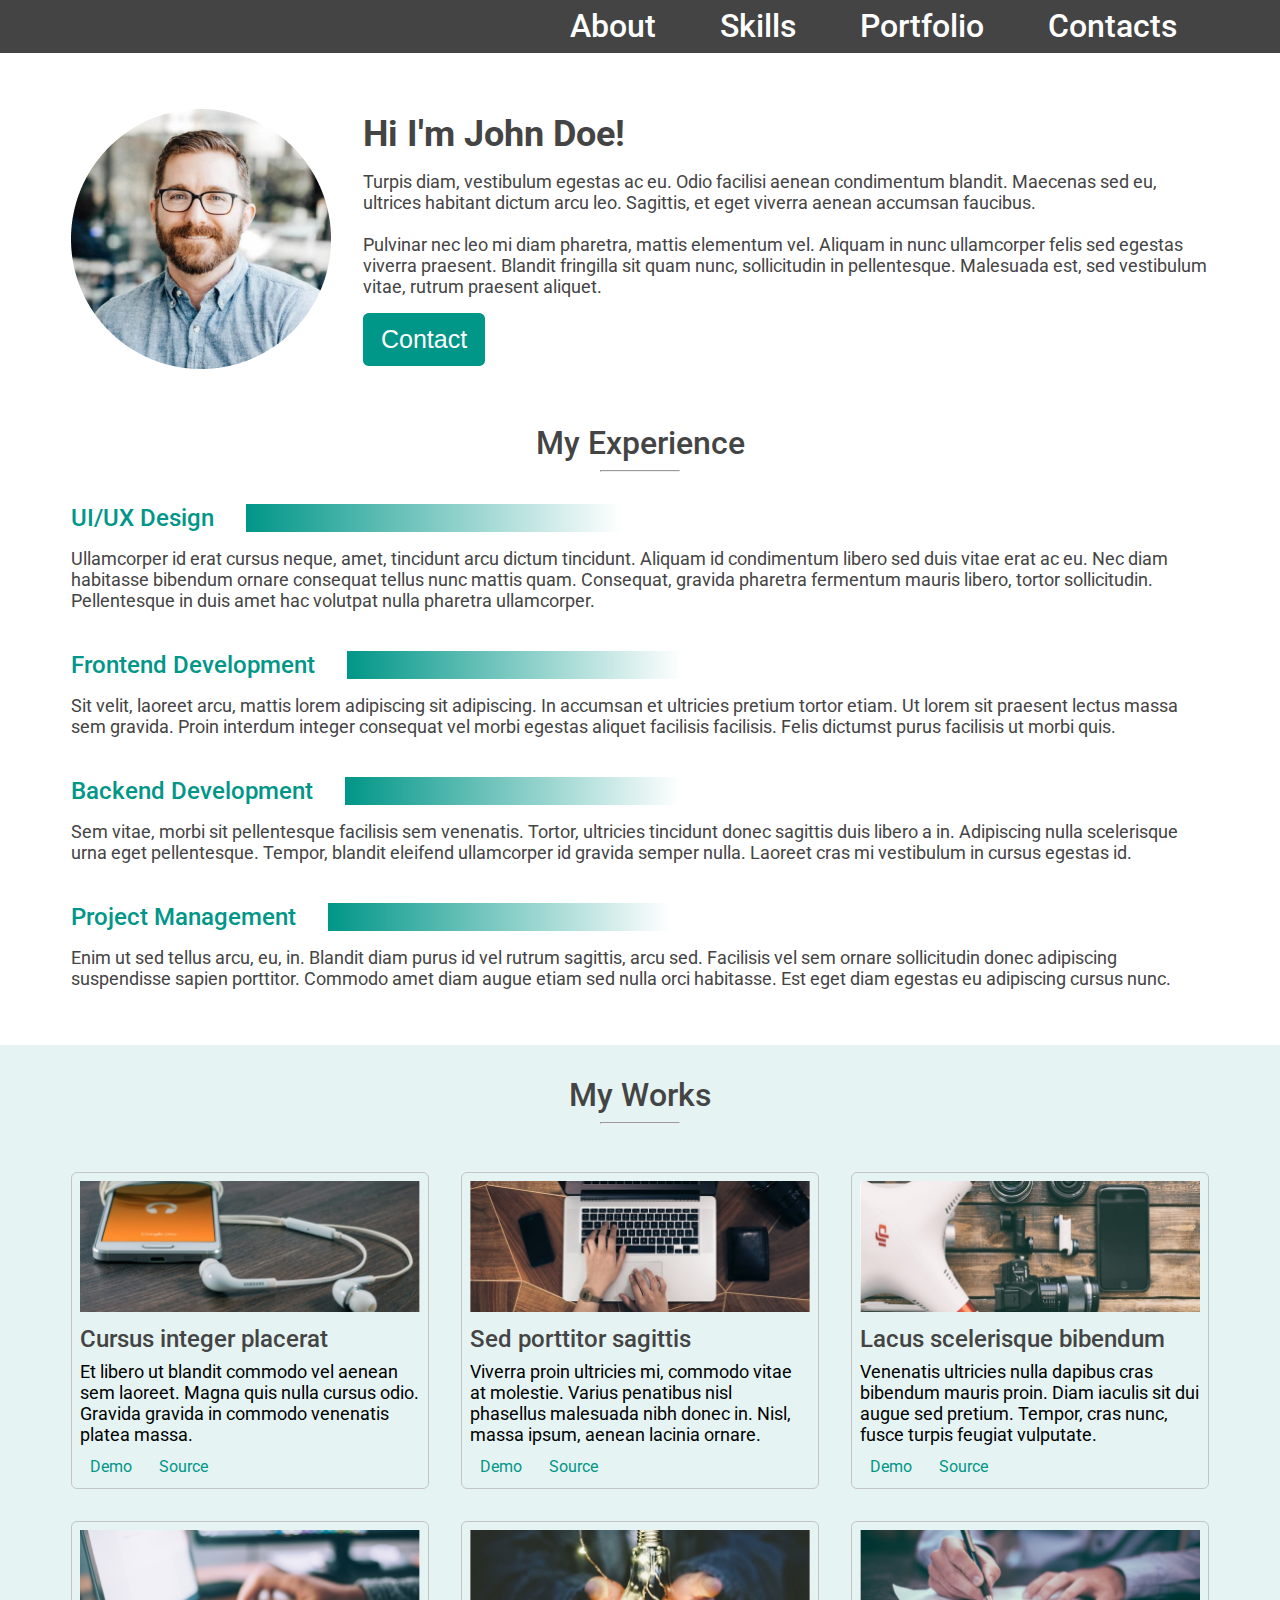
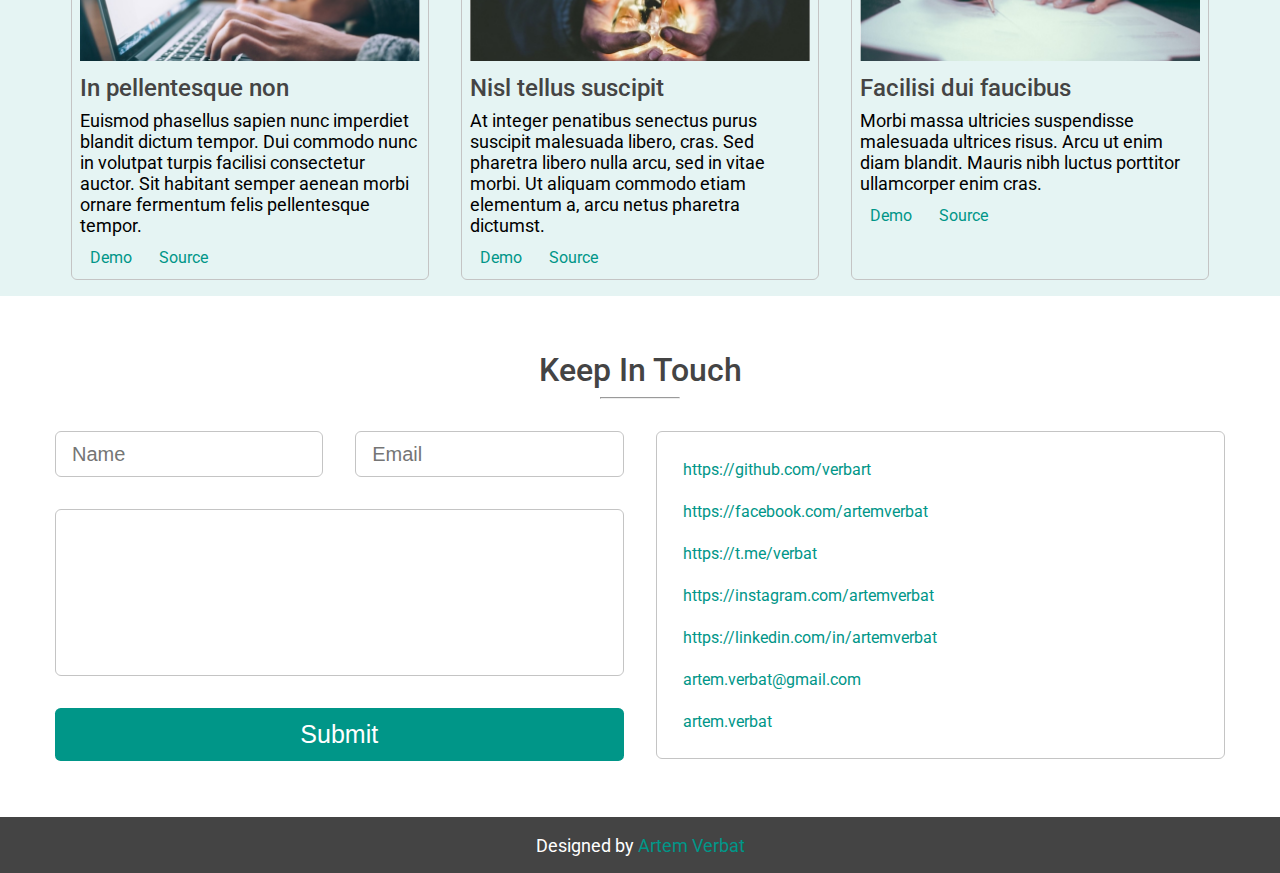
<file: docs/index.html>
<!DOCTYPE html>
<html lang="en">
<head>
    <meta charset="UTF-8">
    <title>portfolio</title>
    <meta name="description" content="portfolio">
    <meta name="keywords" content="portfolio, skills, works">
    <meta name="viewport" content="width=device-width, initial-scale=1.0">
    <!--    <meta http-equiv="refresh" content="10">-->
    <link rel="stylesheet" href="https://pro.fontawesome.com/releases/v5.10.0/css/all.css"
          integrity="sha384-AYmEC3Yw5cVb3ZcuHtOA93w35dYTsvhLPVnYs9eStHfGJvOvKxVfELGroGkvsg+p" crossorigin="anonymous"/>
    <link rel="stylesheet" href="style.css">
    <!--    <script src="script/menu.js" defer></script>-->
</head>
<body>
<section class="general-header">

    <div class="container">
        <div class="wrapper-head">
            <label for="check-menu" class="wrapper-head__pic-label"><i class="fas fa-bars"></i></label>
            <input type="checkbox" id="check-menu" class="wrapper-head__pic-menu">
            <nav class="wrapper-head__menu">
                <a href="#about" class="wrapper-head__link">About</a>
                <a href="#skills" class="wrapper-head__link">Skills</a>
                <a href="#portfolio" class="wrapper-head__link">Portfolio</a>
                <a href="#contacts" class="wrapper-head__link">Contacts</a>
            </nav>

        </div>
    </div>

</section>

<section class="info">
    <div class="container">

        <div class="about" id="about">

            <div class="about__img">
                <img src="/img/avatar.jpg" alt="">
            </div>

            <div class="about__main-info">
                <h1 class="about__title">Hi I'm John Doe!</h1>
                <p class="about__description">Turpis diam, vestibulum egestas ac eu. Odio facilisi aenean condimentum
                    blandit. Maecenas sed eu, ultrices habitant dictum arcu leo. Sagittis, et eget viverra aenean
                    accumsan faucibus.
                    <br><br>
                    Pulvinar nec leo mi diam pharetra, mattis elementum vel.
                    Aliquam in nunc ullamcorper felis sed egestas viverra praesent. Blandit fringilla sit quam nunc,
                    sollicitudin in pellentesque. Malesuada est, sed vestibulum vitae, rutrum praesent aliquet.
                </p>
                <button class="about__btn btn">Contact</button>
            </div>

        </div>

    </div>

</section>

<section class="skill-section">

    <div class="container">

        <div class="wrapper-skills" id="skills">

            <div class="section-header">
                <h2 class="section-header__header">My Experience</h2>
                <hr class="section-header__line">
            </div>

            <div class="skill-work">
                <div class="skill-work__header">
                    <h3 class="skill-work__label">UI/UX Design</h3>
                    <div class="skill-work__progress"></div>
                </div>
                <p class="skill-work__description">Ullamcorper id erat cursus neque, amet, tincidunt arcu dictum
                    tincidunt. Aliquam
                    id condimentum libero sed duis vitae erat ac eu. Nec diam habitasse bibendum ornare consequat tellus
                    nunc mattis
                    quam. Consequat, gravida pharetra fermentum mauris libero, tortor sollicitudin. Pellentesque in duis
                    amet hac
                    volutpat nulla pharetra ullamcorper.
                </p>
            </div>

            <div class="skill-work">
                <div class="skill-work__header">
                    <h3 class="skill-work__label">Frontend Development</h3>
                    <div class="skill-work__progress skill-work__progress_longest"></div>
                </div>
                <p class="skill-work__description">Sit velit, laoreet arcu, mattis lorem adipiscing sit adipiscing. In
                    accumsan et ultricies pretium tortor etiam. Ut lorem sit praesent lectus massa sem gravida. Proin
                    interdum integer consequat vel morbi egestas aliquet facilisis facilisis. Felis dictumst purus
                    facilisis ut morbi quis.
                </p>
            </div>

            <div class="skill-work">
                <div class="skill-work__header">
                    <h3 class="skill-work__label">Backend Development</h3>
                    <div class="skill-work__progress"></div>
                </div>
                <p class="skill-work__description">Sem vitae, morbi sit pellentesque facilisis sem venenatis. Tortor,
                    ultricies tincidunt donec sagittis duis libero a in. Adipiscing nulla scelerisque urna eget
                    pellentesque. Tempor, blandit eleifend ullamcorper id gravida semper nulla. Laoreet cras mi
                    vestibulum in cursus egestas id.
                </p>
            </div>

            <div class="skill-work">
                <div class="skill-work__header">
                    <h3 class="skill-work__label">Project Management</h3>
                    <div class="skill-work__progress skill-work__progress_shortest"></div>
                </div>
                <p class="skill-work__description">Enim ut sed tellus arcu, eu, in. Blandit diam purus id vel rutrum
                    sagittis, arcu sed. Facilisis vel sem ornare sollicitudin donec adipiscing suspendisse sapien
                    porttitor. Commodo amet diam augue etiam sed nulla orci habitasse. Est eget diam egestas eu
                    adipiscing cursus nunc.
                </p>
            </div>

        </div>

    </div>

</section>

<section class="work-section">

    <div class="container">

        <div class="wrapper_works" id="portfolio">

            <div class="section-header">
                <h2 class="section-header__header">My Works</h2>
                <hr class="section-header__line">
            </div>

            <div class="skills">

                <div class="skill-box">
                    <div class="skill-box__img">
                        <img src="/img/Preview.jpg" alt="">
                    </div>
                    <h3 class="skill-box__title">Cursus integer placerat</h3>
                    <p class="skill-box__description">Et libero ut blandit commodo vel aenean sem laoreet. Magna quis
                        nulla cursus odio.
                        Gravida gravida in commodo venenatis platea massa.</p>
                    <div class="skill-box__footer">
                        <a href="" class="skill-box__link"><i class="skill-box__icon fas fa-eye"></i>Demo</a>
                        <a href="" class="skill-box__link link"><i class="skill-box__icon fab fa-sourcetree"></i>Source</a>
                    </div>
                </div>

                <div class="skill-box">
                    <div class="skill-box__img">
                        <img src="/img/Preview%20(1).jpg" alt="">
                    </div>
                    <h3 class="skill-box__title">Sed porttitor sagittis</h3>
                    <p class="skill-box__description">Viverra proin ultricies mi, commodo vitae at molestie. Varius
                        penatibus nisl phasellus malesuada nibh donec in. Nisl, massa ipsum, aenean lacinia ornare.</p>
                    <div class="skill-box__footer">
                        <a href="" class="skill-box__link"><i class="skill-box__icon fas fa-eye"></i>Demo</a>
                        <a href="" class="skill-box__link link"><i class="skill-box__icon fab fa-sourcetree"></i>Source</a>
                    </div>
                </div>

                <div class="skill-box">
                    <div class="skill-box__img">
                        <img src="/img/Preview%20(2).jpg" alt="">
                    </div>
                    <h3 class="skill-box__title">Lacus scelerisque bibendum</h3>
                    <p class="skill-box__description">Venenatis ultricies nulla dapibus cras bibendum mauris proin. Diam
                        iaculis sit dui augue sed pretium. Tempor, cras nunc, fusce turpis feugiat vulputate.</p>
                    <div class="skill-box__footer">
                        <a href="" class="skill-box__link"><i class="skill-box__icon fas fa-eye"></i>Demo</a>
                        <a href="" class="skill-box__link link"><i class="skill-box__icon fab fa-sourcetree"></i>Source</a>
                    </div>
                </div>

                <div class="skill-box">
                    <div class="skill-box__img">
                        <img src="/img/Preview%20(3).jpg" alt="">
                    </div>
                    <h3 class="skill-box__title">In pellentesque non</h3>
                    <p class="skill-box__description">Euismod phasellus sapien nunc imperdiet blandit dictum tempor. Dui
                        commodo nunc in volutpat turpis facilisi consectetur auctor. Sit habitant semper aenean morbi
                        ornare fermentum felis pellentesque tempor.</p>
                    <div class="skill-box__footer">
                        <a href="" class="skill-box__link"><i class="skill-box__icon fas fa-eye"></i>Demo</a>
                        <a href="" class="skill-box__link link"><i class="skill-box__icon fab fa-sourcetree"></i>Source</a>
                    </div>
                </div>

                <div class="skill-box">
                    <div class="skill-box__img">
                        <img src="/img/Preview%20(4).jpg" alt="">
                    </div>
                    <h3 class="skill-box__title">Nisl tellus suscipit</h3>
                    <p class="skill-box__description">At integer penatibus senectus purus suscipit malesuada libero,
                        cras. Sed pharetra libero nulla arcu, sed in vitae morbi. Ut aliquam commodo etiam elementum a,
                        arcu netus pharetra dictumst.</p>
                    <div class="skill-box__footer">
                        <a href="" class="skill-box__link"><i class="skill-box__icon fas fa-eye"></i>Demo</a>
                        <a href="" class="skill-box__link link"><i class="skill-box__icon fab fa-sourcetree"></i>Source</a>
                    </div>
                </div>

                <div class="skill-box">
                    <div class="skill-box__img">
                        <img src="/img/Preview%20(5).jpg" alt="">
                    </div>
                    <h3 class="skill-box__title">Facilisi dui faucibus</h3>
                    <p class="skill-box__description">Morbi massa ultricies suspendisse malesuada ultrices risus. Arcu
                        ut enim diam blandit. Mauris nibh luctus porttitor ullamcorper enim cras.</p>
                    <div class="skill-box__footer">
                        <a href="" class="skill-box__link"><i class="skill-box__icon fas fa-eye"></i>Demo</a>
                        <a href="" class="skill-box__link link"><i class="skill-box__icon fab fa-sourcetree"></i>Source</a>
                    </div>
                </div>


            </div>

        </div>
    </div>

</section>

<section class="contacts-section">

    <div class="container">

        <div class="section-header">
            <h2 class="section-header__header">Keep In Touch</h2>
            <hr class="section-header__line">
        </div>

        <div class="wrapper-contacts" id="contacts">

            <form class="form-contacts">
                <div class="form-contacts__inputs">
                    <input type="text" class="form-contacts__name" placeholder="Name">
                    <input type="text" class="form-contacts__email" placeholder="Email">
                </div>

                <textarea name="" class="form-contacts__textarea" rows="11"></textarea>

                <button type="submit" class="btn form-contacts_btn">Submit</button>
            </form>

            <div class="data-contacts">
                <div class="data-contacts__item"><a href="" class="link"><i class="link__icon fab fa-github"></i>https://github.com/verbart</a>
                </div>
                <div class="data-contacts__item"><a href="" class="link"><i class="link__icon fab fa-facebook"></i>https://facebook.com/artemverbat</a>
                </div>
                <div class="data-contacts__item"><a href="" class="link"><i class="link__icon fab fa-telegram"></i>https://t.me/verbat</a>
                </div>
                <div class="data-contacts__item"><a href="" class="link"><i class="link__icon fab fa-instagram"></i>https://instagram.com/artemverbat</a>
                </div>
                <div class="data-contacts__item"><a href="" class="link"><i class="link__icon fab fa-linkedin"></i>https://linkedin.com/in/artemverbat</a>
                </div>
                <div class="data-contacts__item"><a href="" class="link"><i class="link__icon far fa-envelope"></i>artem.verbat@gmail.com</a>
                </div>
                <div class="data-contacts__item"><a href="" class="link"><i class="link__icon fab fa-skype"></i>artem.verbat</a>
                </div>
            </div>
        </div>
    </div>
</section>

<footer class="general-footer">
    <div class="container">
        <p class="footer-title">Designed by <a href="" class="footer-title__link">Artem Verbat</a></p>
    </div>
</footer>


</body>
</html>
</file>
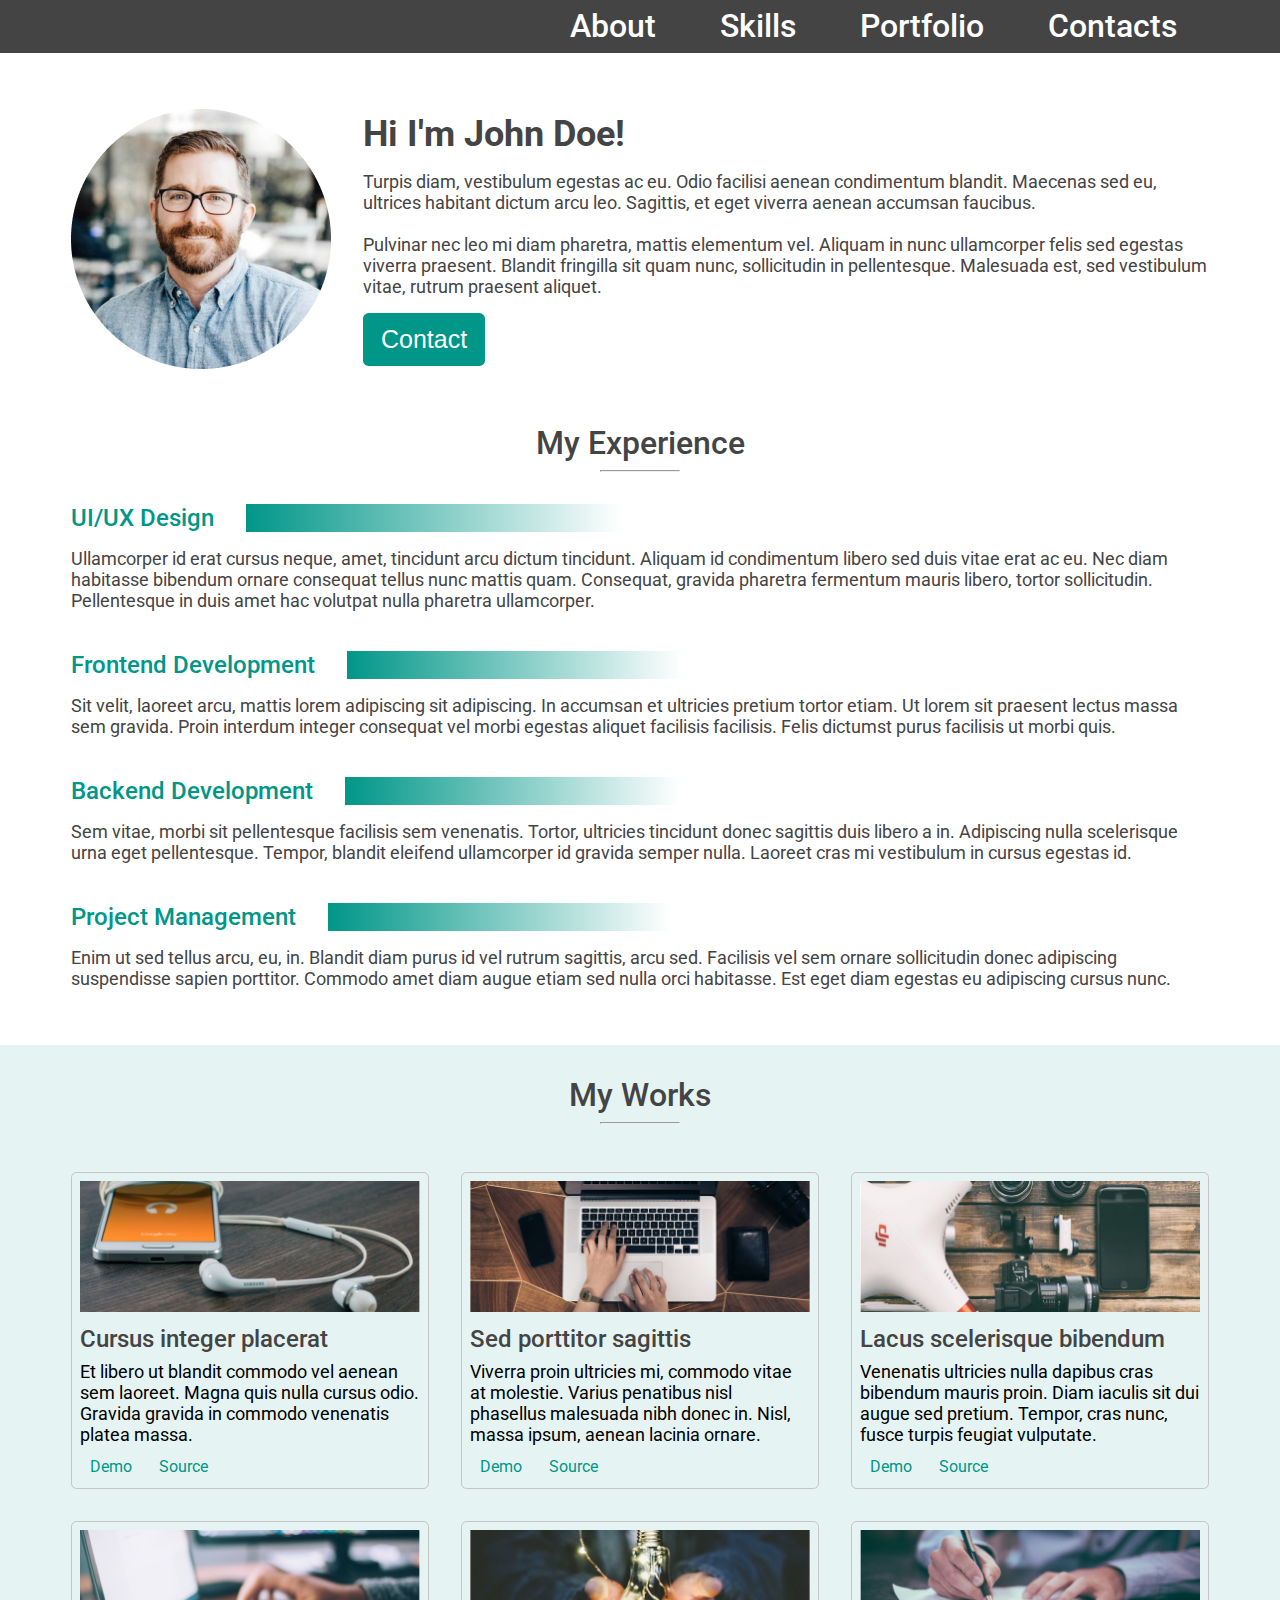
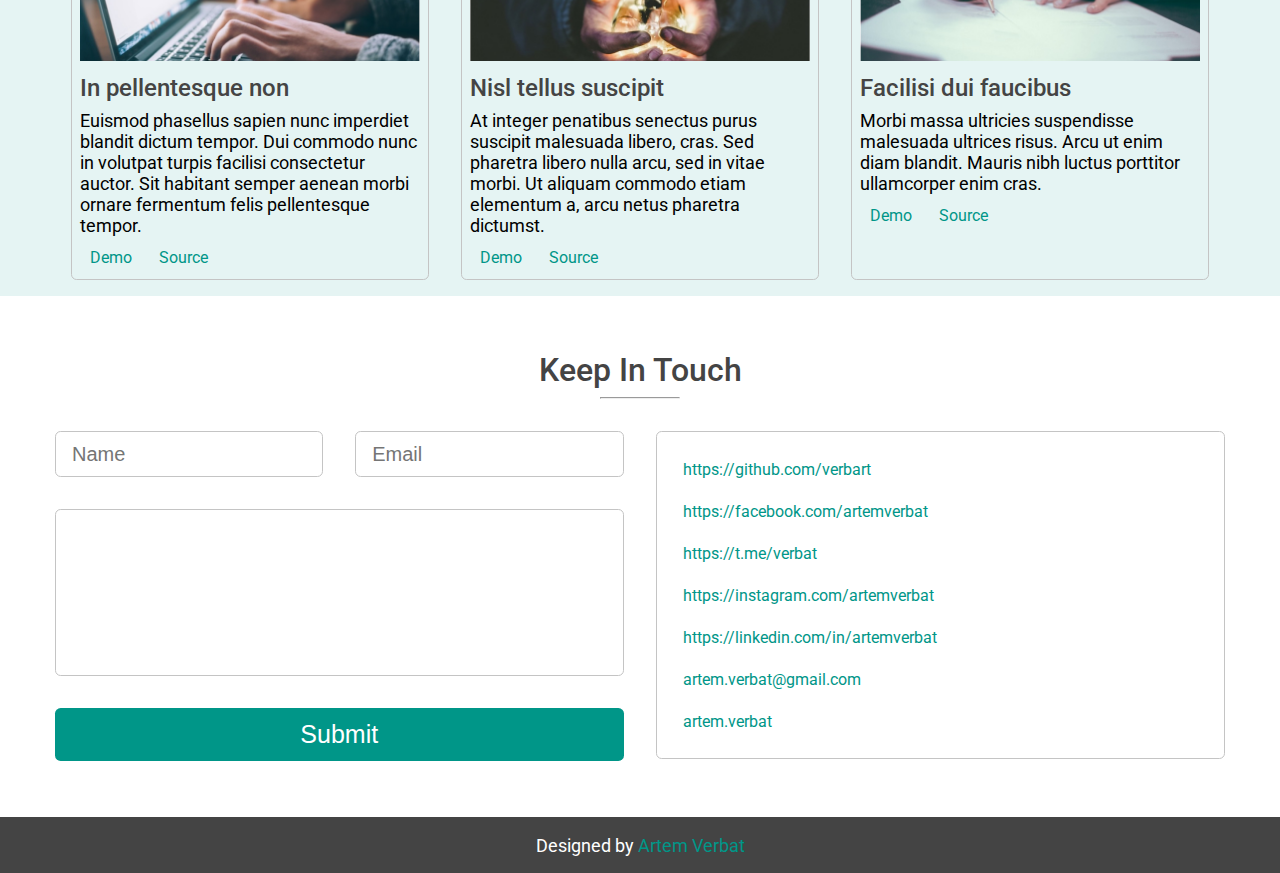
<file: public/index.html>
<!DOCTYPE html>
<html lang="en">
<head>
    <meta charset="UTF-8">
    <title>portfolio</title>
    <meta name="description" content="portfolio">
    <meta name="keywords" content="portfolio, skills, works">
    <meta name="viewport" content="width=device-width, initial-scale=1.0">
    <!--    <meta http-equiv="refresh" content="10">-->
    <link rel="stylesheet" href="https://pro.fontawesome.com/releases/v5.10.0/css/all.css"
          integrity="sha384-AYmEC3Yw5cVb3ZcuHtOA93w35dYTsvhLPVnYs9eStHfGJvOvKxVfELGroGkvsg+p" crossorigin="anonymous"/>
    <link rel="stylesheet" href="style.css">
    <!--    <script src="script/menu.js" defer></script>-->
</head>
<body>
<section class="general-header">

    <div class="container">
        <div class="wrapper-head">
            <label for="check-menu" class="wrapper-head__pic-label"><i class="fas fa-bars"></i></label>
            <input type="checkbox" id="check-menu" class="wrapper-head__pic-menu">
            <nav class="wrapper-head__menu">
                <a href="#about" class="wrapper-head__link">About</a>
                <a href="#skills" class="wrapper-head__link">Skills</a>
                <a href="#portfolio" class="wrapper-head__link">Portfolio</a>
                <a href="#contacts" class="wrapper-head__link">Contacts</a>
            </nav>

        </div>
    </div>

</section>

<section class="info">
    <div class="container">

        <div class="about" id="about">

            <div class="about__img">
                <img src="../public/img/avatar.jpg" alt="">
            </div>

            <div class="about__main-info">
                <h1 class="about__title">Hi I'm John Doe!</h1>
                <p class="about__description">Turpis diam, vestibulum egestas ac eu. Odio facilisi aenean condimentum
                    blandit. Maecenas sed eu, ultrices habitant dictum arcu leo. Sagittis, et eget viverra aenean
                    accumsan faucibus.
                    <br><br>
                    Pulvinar nec leo mi diam pharetra, mattis elementum vel.
                    Aliquam in nunc ullamcorper felis sed egestas viverra praesent. Blandit fringilla sit quam nunc,
                    sollicitudin in pellentesque. Malesuada est, sed vestibulum vitae, rutrum praesent aliquet.
                </p>
                <button class="about__btn btn">Contact</button>
            </div>

        </div>

    </div>

</section>

<section class="skill-section">

    <div class="container">

        <div class="wrapper-skills" id="skills">

            <div class="section-header">
                <h2 class="section-header__header">My Experience</h2>
                <hr class="section-header__line">
            </div>

            <div class="skill-work">
                <div class="skill-work__header">
                    <h3 class="skill-work__label">UI/UX Design</h3>
                    <div class="skill-work__progress"></div>
                </div>
                <p class="skill-work__description">Ullamcorper id erat cursus neque, amet, tincidunt arcu dictum
                    tincidunt. Aliquam
                    id condimentum libero sed duis vitae erat ac eu. Nec diam habitasse bibendum ornare consequat tellus
                    nunc mattis
                    quam. Consequat, gravida pharetra fermentum mauris libero, tortor sollicitudin. Pellentesque in duis
                    amet hac
                    volutpat nulla pharetra ullamcorper.
                </p>
            </div>

            <div class="skill-work">
                <div class="skill-work__header">
                    <h3 class="skill-work__label">Frontend Development</h3>
                    <div class="skill-work__progress skill-work__progress_longest"></div>
                </div>
                <p class="skill-work__description">Sit velit, laoreet arcu, mattis lorem adipiscing sit adipiscing. In
                    accumsan et ultricies pretium tortor etiam. Ut lorem sit praesent lectus massa sem gravida. Proin
                    interdum integer consequat vel morbi egestas aliquet facilisis facilisis. Felis dictumst purus
                    facilisis ut morbi quis.
                </p>
            </div>

            <div class="skill-work">
                <div class="skill-work__header">
                    <h3 class="skill-work__label">Backend Development</h3>
                    <div class="skill-work__progress"></div>
                </div>
                <p class="skill-work__description">Sem vitae, morbi sit pellentesque facilisis sem venenatis. Tortor,
                    ultricies tincidunt donec sagittis duis libero a in. Adipiscing nulla scelerisque urna eget
                    pellentesque. Tempor, blandit eleifend ullamcorper id gravida semper nulla. Laoreet cras mi
                    vestibulum in cursus egestas id.
                </p>
            </div>

            <div class="skill-work">
                <div class="skill-work__header">
                    <h3 class="skill-work__label">Project Management</h3>
                    <div class="skill-work__progress skill-work__progress_shortest"></div>
                </div>
                <p class="skill-work__description">Enim ut sed tellus arcu, eu, in. Blandit diam purus id vel rutrum
                    sagittis, arcu sed. Facilisis vel sem ornare sollicitudin donec adipiscing suspendisse sapien
                    porttitor. Commodo amet diam augue etiam sed nulla orci habitasse. Est eget diam egestas eu
                    adipiscing cursus nunc.
                </p>
            </div>

        </div>

    </div>

</section>

<section class="work-section">

    <div class="container">

        <div class="wrapper_works" id="portfolio">

            <div class="section-header">
                <h2 class="section-header__header">My Works</h2>
                <hr class="section-header__line">
            </div>

            <div class="skills">

                <div class="skill-box">
                    <div class="skill-box__img">
                        <img src="../public/img/Preview.jpg" alt="">
                    </div>
                    <h3 class="skill-box__title">Cursus integer placerat</h3>
                    <p class="skill-box__description">Et libero ut blandit commodo vel aenean sem laoreet. Magna quis
                        nulla cursus odio.
                        Gravida gravida in commodo venenatis platea massa.</p>
                    <div class="skill-box__footer">
                        <a href="" class="skill-box__link"><i class="skill-box__icon fas fa-eye"></i>Demo</a>
                        <a href="" class="skill-box__link link"><i class="skill-box__icon fab fa-sourcetree"></i>Source</a>
                    </div>
                </div>

                <div class="skill-box">
                    <div class="skill-box__img">
                        <img src="../public/img/Preview%20(1).jpg" alt="">
                    </div>
                    <h3 class="skill-box__title">Sed porttitor sagittis</h3>
                    <p class="skill-box__description">Viverra proin ultricies mi, commodo vitae at molestie. Varius
                        penatibus nisl phasellus malesuada nibh donec in. Nisl, massa ipsum, aenean lacinia ornare.</p>
                    <div class="skill-box__footer">
                        <a href="" class="skill-box__link"><i class="skill-box__icon fas fa-eye"></i>Demo</a>
                        <a href="" class="skill-box__link link"><i class="skill-box__icon fab fa-sourcetree"></i>Source</a>
                    </div>
                </div>

                <div class="skill-box">
                    <div class="skill-box__img">
                        <img src="../public/img/Preview%20(2).jpg" alt="">
                    </div>
                    <h3 class="skill-box__title">Lacus scelerisque bibendum</h3>
                    <p class="skill-box__description">Venenatis ultricies nulla dapibus cras bibendum mauris proin. Diam
                        iaculis sit dui augue sed pretium. Tempor, cras nunc, fusce turpis feugiat vulputate.</p>
                    <div class="skill-box__footer">
                        <a href="" class="skill-box__link"><i class="skill-box__icon fas fa-eye"></i>Demo</a>
                        <a href="" class="skill-box__link link"><i class="skill-box__icon fab fa-sourcetree"></i>Source</a>
                    </div>
                </div>

                <div class="skill-box">
                    <div class="skill-box__img">
                        <img src="../public/img/Preview%20(3).jpg" alt="">
                    </div>
                    <h3 class="skill-box__title">In pellentesque non</h3>
                    <p class="skill-box__description">Euismod phasellus sapien nunc imperdiet blandit dictum tempor. Dui
                        commodo nunc in volutpat turpis facilisi consectetur auctor. Sit habitant semper aenean morbi
                        ornare fermentum felis pellentesque tempor.</p>
                    <div class="skill-box__footer">
                        <a href="" class="skill-box__link"><i class="skill-box__icon fas fa-eye"></i>Demo</a>
                        <a href="" class="skill-box__link link"><i class="skill-box__icon fab fa-sourcetree"></i>Source</a>
                    </div>
                </div>

                <div class="skill-box">
                    <div class="skill-box__img">
                        <img src="../public/img/Preview%20(4).jpg" alt="">
                    </div>
                    <h3 class="skill-box__title">Nisl tellus suscipit</h3>
                    <p class="skill-box__description">At integer penatibus senectus purus suscipit malesuada libero,
                        cras. Sed pharetra libero nulla arcu, sed in vitae morbi. Ut aliquam commodo etiam elementum a,
                        arcu netus pharetra dictumst.</p>
                    <div class="skill-box__footer">
                        <a href="" class="skill-box__link"><i class="skill-box__icon fas fa-eye"></i>Demo</a>
                        <a href="" class="skill-box__link link"><i class="skill-box__icon fab fa-sourcetree"></i>Source</a>
                    </div>
                </div>

                <div class="skill-box">
                    <div class="skill-box__img">
                        <img src="../public/img/Preview%20(5).jpg" alt="">
                    </div>
                    <h3 class="skill-box__title">Facilisi dui faucibus</h3>
                    <p class="skill-box__description">Morbi massa ultricies suspendisse malesuada ultrices risus. Arcu
                        ut enim diam blandit. Mauris nibh luctus porttitor ullamcorper enim cras.</p>
                    <div class="skill-box__footer">
                        <a href="" class="skill-box__link"><i class="skill-box__icon fas fa-eye"></i>Demo</a>
                        <a href="" class="skill-box__link link"><i class="skill-box__icon fab fa-sourcetree"></i>Source</a>
                    </div>
                </div>


            </div>

        </div>
    </div>

</section>

<section class="contacts-section">

    <div class="container">

        <div class="section-header">
            <h2 class="section-header__header">Keep In Touch</h2>
            <hr class="section-header__line">
        </div>

        <div class="wrapper-contacts" id="contacts">

            <form class="form-contacts">
                <div class="form-contacts__inputs">
                    <input type="text" class="form-contacts__name" placeholder="Name">
                    <input type="text" class="form-contacts__email" placeholder="Email">
                </div>

                <textarea name="" class="form-contacts__textarea" rows="11"></textarea>

                <button type="submit" class="btn form-contacts_btn">Submit</button>
            </form>

            <div class="data-contacts">
                <div class="data-contacts__item"><a href="" class="link"><i class="link__icon fab fa-github"></i>https://github.com/verbart</a>
                </div>
                <div class="data-contacts__item"><a href="" class="link"><i class="link__icon fab fa-facebook"></i>https://facebook.com/artemverbat</a>
                </div>
                <div class="data-contacts__item"><a href="" class="link"><i class="link__icon fab fa-telegram"></i>https://t.me/verbat</a>
                </div>
                <div class="data-contacts__item"><a href="" class="link"><i class="link__icon fab fa-instagram"></i>https://instagram.com/artemverbat</a>
                </div>
                <div class="data-contacts__item"><a href="" class="link"><i class="link__icon fab fa-linkedin"></i>https://linkedin.com/in/artemverbat</a>
                </div>
                <div class="data-contacts__item"><a href="" class="link"><i class="link__icon far fa-envelope"></i>artem.verbat@gmail.com</a>
                </div>
                <div class="data-contacts__item"><a href="" class="link"><i class="link__icon fab fa-skype"></i>artem.verbat</a>
                </div>
            </div>
        </div>
    </div>
</section>

<footer class="general-footer">
    <div class="container">
        <p class="footer-title">Designed by <a href="" class="footer-title__link">Artem Verbat</a></p>
    </div>
</footer>


</body>
</html>
</file>
<file: docs/style.css>
@import url("https://fonts.googleapis.com/css2?family=Roboto:wght@400;500;700&display=swap");
.container {
  max-width: 1170px;
  margin: 0 auto;
}

* {
  margin: 0;
  padding: 0;
  box-sizing: border-box;
}

:root {
  font: normal 400 18px/22px "Roboto", sans-serif;
}

.data-contacts, .form-contacts__textarea, .form-contacts__name, .form-contacts__email, .skill-box {
  border: 1px solid #C4C4C4;
  border-radius: 6px;
}

.general-header {
  background: #444444;
  margin: 0 0 56px 0;
}

.wrapper-head {
  display: flex;
  justify-content: flex-end;
  padding: 8px 16px;
}
.wrapper-head__menu {
  display: flex;
  align-items: center;
}
.wrapper-head__link {
  font-weight: 500;
  font-size: 32px;
  line-height: 37px;
  color: #FFFFFF;
  margin: 0 32px;
  text-decoration: none;
}
.wrapper-head__link:hover {
  color: #009688;
}
.wrapper-head__pic-menu {
  display: none;
}
.wrapper-head__pic-label {
  display: none;
}

@media (max-width: 767px) {
  .wrapper-head {
    position: relative;
    text-align: center;
    height: 62px;
  }
  .wrapper-head__pic-label {
    width: 18px;
    height: 18px;
    display: block;
    position: absolute;
    top: 0;
    right: 0;
    cursor: pointer;
    z-index: 900;
    color: #FFFFFF;
    margin: 22px 8px;
  }
  .wrapper-head__menu {
    display: block;
    position: absolute;
    bottom: 0;
    left: 0;
    width: 100%;
    transform: translateY(100%);
    max-height: 0;
    font-size: 0;
    overflow: hidden;
    transition: 0.5s;
  }
  .wrapper-head__link {
    width: 100%;
    display: block;
    background: #444444;
    padding: 10px;
    border-top: 1px solid grey;
    margin: 0 0;
    font-size: 20px;
  }

  #check-menu {
    display: none;
  }

  #check-menu:checked ~ .wrapper-head__menu {
    max-height: 500px;
    font-size: 16px;
  }
}
@media (max-width: 767px) and (max-width: 480px) {
  .wrapper-head {
    position: relative;
    text-align: center;
    height: 62px;
  }
  .wrapper-head__pic-label {
    width: 18px;
    height: 18px;
    display: block;
    position: absolute;
    top: 0;
    right: 0;
    cursor: pointer;
    z-index: 900;
    color: #FFFFFF;
    margin: 22px 8px;
  }
  .wrapper-head__menu {
    display: block;
    position: absolute;
    bottom: 0;
    left: 0;
    width: 100%;
    transform: translateY(100%);
    max-height: 0;
    font-size: 0;
    overflow: hidden;
    transition: 0.5s;
  }
  .wrapper-head__link {
    width: 100%;
    display: block;
    background: #444444;
    padding: 10px;
    border-top: 1px solid grey;
    margin: 0 0;
    font-size: 20px;
  }

  #check-menu {
    display: none;
  }

  #check-menu:checked ~ .wrapper-head__menu {
    max-height: 500px;
    font-size: 16px;
  }
}
.about {
  display: flex;
  align-items: center;
  padding: 0 16px;
  margin: 0 0 56px 0;
}
.about__img {
  width: 260px;
  height: 260px;
  overflow: hidden;
  flex-shrink: 0;
  display: flex;
  justify-content: center;
  align-items: center;
}
.about__img img {
  width: 100%;
  height: auto;
}
.about__main-info {
  display: flex;
  flex-direction: column;
  justify-content: center;
  align-items: flex-start;
  padding: 0;
  margin: 0 0 0 32px;
}
.about__title {
  font-weight: bold;
  font-size: 36px;
  line-height: 42px;
  color: #444444;
  margin-bottom: 16px;
}
.about__description {
  font-size: 18px;
  line-height: 21px;
  color: #444444;
  flex-grow: 0;
  margin-bottom: 16px;
}

.btn {
  padding: 12px 18px;
  display: flex;
  justify-content: center;
  align-items: center;
  background: #009688;
  border-radius: 5.6px;
  cursor: pointer;
  outline: none;
  border: none;
  font-weight: 500;
  font-size: 25px;
  line-height: 29px;
  color: #FFFFFF;
}

@media (min-width: 980px) and (max-width: 1169px) {
  .about {
    display: flex;
    align-items: center;
    margin: 0 0 56px 0;
  }
  .about__img {
    padding: 0 48px;
  }
  .about__main-info {
    margin: 0 0 0 0;
  }
  .about__title {
    width: 100%;
  }
}
@media (max-width: 979px) {
  .about {
    display: flex;
    align-items: center;
    justify-content: center;
    flex-wrap: wrap;
    margin: 0 0 56px 0;
  }
  .about__img {
    width: 260px;
    height: auto;
    margin: 0 0 56px 0;
    padding: 0 48px;
  }
  .about__main-info {
    margin: 0 0 0 0;
  }
  .about__title {
    width: 100%;
    text-align: center;
  }
}
@media (max-width: 767px) {
  .about {
    display: flex;
    align-items: center;
    justify-content: center;
    flex-wrap: wrap;
    margin: 0 0 56px 0;
  }
  .about__img {
    width: 260px;
    height: auto;
    margin: 0 0 56px 0;
    padding: 0 48px;
  }
  .about__main-info {
    margin: 0 0 0 0;
  }
  .about__title {
    width: 100%;
    text-align: center;
  }
}
@media (max-width: 480px) {
  .about {
    display: flex;
    align-items: center;
    justify-content: center;
    flex-wrap: wrap;
    margin: 0 0 56px 0;
  }
  .about__img {
    width: 260px;
    height: auto;
    margin: 0 0 56px 0;
    padding: 0 48px;
  }
  .about__main-info {
    margin: 0 0 0 0;
  }
  .about__title {
    width: 100%;
    text-align: center;
  }
}
.section-header {
  display: flex;
  flex-direction: column;
  justify-content: center;
  align-items: center;
  padding: 0 16px;
  margin: 0 0 32px 0;
}
.section-header__header {
  font-weight: 500;
  font-size: 32px;
  line-height: 37px;
  color: #444444;
  margin: 0 0 8px 0;
}
.section-header__line {
  width: 80px;
  background: #444444;
  height: 2px;
}

.wrapper-skills {
  display: flex;
  flex-direction: column;
  align-items: center;
  padding: 0 16px;
  margin: 16px 0;
}

.skill-work__progress_longest {
  background: linear-gradient(90deg, #009688 0%, rgba(0, 150, 136, 0) 88.54%);
}

.skill-work__progress_shortest {
  background: linear-gradient(90deg, #009688 0%, rgba(0, 150, 136, 0) 28.29%);
}

.link {
  font-size: 16px;
  line-height: 19px;
  color: #009688;
  text-decoration: none;
}
.link__icon {
  margin-right: 10px;
}

.skill-work {
  display: flex;
  flex-direction: column;
  align-items: flex-start;
  padding: 0;
  margin: 0 0 40px 0;
}
.skill-work__header {
  display: flex;
  align-items: flex-start;
  width: 100%;
  padding: 0;
}
.skill-work__label {
  font-weight: 500;
  font-size: 24px;
  line-height: 28px;
  color: #009688;
  margin: 0 0;
}
.skill-work__progress {
  display: flex;
  align-items: center;
  height: 28px;
  background: linear-gradient(90deg, #009688 0%, rgba(0, 150, 136, 0) 40.34%);
  flex-grow: 1;
  margin: 0 32px;
}
.skill-work__description {
  font-size: 18px;
  line-height: 21px;
  color: #444444;
  order: 1;
  margin: 16px 0 0 0;
}

@media (min-width: 980px) and (max-width: 1169px) {
  .skills {
    justify-content: center;
  }
}
@media (max-width: 979px) {
  .wrapper-skills {
    display: flex;
    flex-direction: column;
    align-items: center;
    padding: 0 16px;
    margin: 56px 0;
  }
}
@media (max-width: 767px) {
  .wrapper-skills {
    display: flex;
    flex-direction: column;
    align-items: center;
    padding: 0 16px;
    margin: 56px 0;
  }

  .skill-work__header {
    display: flex;
    flex-direction: column;
  }

  .skill-work__progress {
    height: 4px;
    width: 100%;
    margin: 8px 0 0 0;
  }
}
@media (max-width: 480px) {
  .wrapper-skills {
    display: flex;
    flex-direction: column;
    align-items: center;
    padding: 0 16px;
    margin: 56px 0;
  }

  .skill-work__header {
    display: flex;
    flex-direction: column;
  }

  .skill-work__progress {
    height: 4px;
    width: 100%;
    margin: 8px 0 0 0;
  }
}
.work-section {
  background: rgba(0, 150, 136, 0.1);
}

.wrapper_works {
  margin: 0 0 56px 0;
  padding-top: 32px;
  display: flex;
  flex-direction: column;
  justify-content: center;
  align-items: center;
}

.skills {
  display: flex;
  flex-wrap: wrap;
}

.skill-box {
  width: 358px;
  display: flex;
  flex-direction: column;
  align-items: flex-start;
  padding: 8px;
  box-sizing: border-box;
  border-radius: 6px;
  margin: 16px;
}
.skill-box__img {
  margin-bottom: 8px;
}
.skill-box__img img {
  width: 100%;
  height: auto;
}
.skill-box__title {
  font-weight: 500;
  font-size: 24px;
  line-height: 28px;
  color: #444444;
  margin: 0 0 8px 0;
}
.skill-box__description {
  display: flex;
  font-size: 18px;
  line-height: 21px;
  color: 4px;
  margin: 0 0 8px 0;
}
.skill-box__footer {
  display: flex;
  justify-content: flex-start;
  align-items: center;
  padding: 4px 0;
  margin: 0 0;
}
.skill-box__link {
  font-size: 16px;
  line-height: 19px;
  color: #009688;
  text-decoration: none;
  margin: 0 16px 0 0;
}
.skill-box__icon {
  margin-right: 10.4px;
}

@media (min-width: 980px) and (max-width: 1169px) {
  .wrapper_works {
    margin: 0 0 32px 0;
  }

  .skills {
    justify-content: center;
  }
}
@media (max-width: 979px) {
  .wrapper_works {
    margin: 0 0 32px 0;
  }

  .skills {
    justify-content: center;
  }
}
@media (max-width: 767px) {
  .wrapper_works {
    margin: 0 0 32px 0;
  }

  .skill-box {
    width: 100%;
  }
  .skill-box__img {
    width: 100%;
  }
  .skill-box__title {
    width: 100%;
  }
  .skill-box__description {
    width: 100%;
  }
}
@media (max-width: 480px) {
  .wrapper_works {
    margin: 0 0 32px 0;
  }

  .skill-box {
    width: 100%;
  }
  .skill-box__img {
    width: 100%;
  }
  .skill-box__title {
    width: 100%;
  }
  .skill-box__description {
    width: 100%;
  }
}
.data-contacts, .form-contacts__textarea, .form-contacts__name, .form-contacts__email, .skill-box {
  border: 1px solid #C4C4C4;
  border-radius: 6px;
}

.wrapper-contacts {
  display: flex;
  align-items: flex-start;
  padding: 0;
  margin: 0 0 56px 0;
}

.form-contacts {
  width: 50%;
  display: flex;
  flex-direction: column;
  align-items: flex-start;
  padding: 0;
  margin-right: 32px;
}
.form-contacts__inputs {
  display: flex;
  align-items: flex-start;
  padding: 0;
}
.form-contacts__name, .form-contacts__email {
  width: 50%;
  font-size: 20px;
  line-height: 28px;
  display: flex;
  align-items: center;
  color: rgba(0, 0, 0, 0.5);
  padding: 8px 16px;
  margin-right: 32px;
  margin-bottom: 32px;
}
.form-contacts__name:focus, .form-contacts__email:focus, .form-contacts__textarea:focus {
  border: 1px solid #009688;
  border-radius: 4.8px;
  outline: none;
}
.form-contacts__email {
  margin-right: 0;
}
.form-contacts__textarea {
  width: 100%;
  resize: none;
  margin-bottom: 32px;
}
.form-contacts_btn {
  width: 100%;
}

.data-contacts {
  width: 50%;
  display: flex;
  flex-direction: column;
  align-items: flex-start;
  padding: 16px;
}
.data-contacts__item {
  margin: 10px 0;
}

@media (min-width: 980px) and (max-width: 1169px) {
  .wrapper-contacts {
    padding: 0 16px;
  }

  .form-contacts {
    width: 50%;
  }
  .form-contacts__name {
    width: 50%;
  }
  .form-contacts__email {
    width: 100%;
  }

  .data-contacts {
    width: 50%;
  }
}
@media (max-width: 979px) {
  .wrapper-contacts {
    flex-wrap: wrap;
    padding: 0 16px;
  }

  .form-contacts {
    width: 100%;
    margin-right: 0;
  }
  .form-contacts__inputs {
    width: 100%;
    flex-wrap: wrap;
  }
  .form-contacts__name {
    width: 100%;
    margin-right: 0;
  }
  .form-contacts__email {
    width: 100%;
  }
  .form-contacts_btn {
    margin-bottom: 32px;
  }

  .data-contacts {
    width: 100%;
  }
}
@media (max-width: 767px) {
  .wrapper-contacts {
    flex-wrap: wrap;
    padding: 0 16px;
  }

  .form-contacts {
    width: 100%;
    margin-right: 0;
  }
  .form-contacts__inputs {
    width: 100%;
    flex-wrap: wrap;
  }
  .form-contacts__name {
    margin-right: 0;
    width: 100%;
  }
  .form-contacts__email {
    width: 100%;
  }
  .form-contacts_btn {
    margin-bottom: 32px;
  }

  .data-contacts {
    width: 100%;
  }
}
@media (max-width: 480px) {
  .wrapper-contacts {
    flex-wrap: wrap;
    padding: 0 16px;
  }

  .form-contacts {
    width: 100%;
    margin-right: 0;
  }
  .form-contacts__inputs {
    flex-wrap: wrap;
  }
  .form-contacts__name {
    width: 100%;
  }
  .form-contacts__email {
    width: 100%;
  }
  .form-contacts_btn {
    margin-bottom: 32px;
  }

  .data-contacts {
    width: 100%;
  }
}
.general-footer {
  background: #444444;
}

.footer-title {
  text-align: center;
  padding: 17.5px 0;
  font-size: 18px;
  line-height: 21px;
  color: #FFFFFF;
}

.footer-title__link {
  text-decoration: none;
  color: #009688;
}

/*# sourceMappingURL=style.css.map */
</file>
<file: public/style.css>
@import url("https://fonts.googleapis.com/css2?family=Roboto:wght@400;500;700&display=swap");
@import url("https://fonts.googleapis.com/css2?family=Roboto:wght@400;500;700&display=swap");
@import url("https://fonts.googleapis.com/css2?family=Roboto:wght@400;500;700&display=swap");
.container {
  max-width: 1170px;
  margin: 0 auto;
}

* {
  margin: 0;
  padding: 0;
  box-sizing: border-box;
}

:root {
  font: normal 400 18px/22px "Roboto", sans-serif;
}

:root {
  font: normal 400 18px/22px "Roboto", sans-serif;
}

.data-contacts, .form-contacts__textarea, .form-contacts__name, .form-contacts__email, .skill-box {
  border: 1px solid #C4C4C4;
  border-radius: 6px;
}

.section-header {
  display: flex;
  flex-direction: column;
  justify-content: center;
  align-items: center;
  padding: 0 16px;
  margin: 0 0 32px 0;
}
.section-header__header {
  font-weight: 500;
  font-size: 32px;
  line-height: 37px;
  color: #444444;
  margin: 0 0 8px 0;
}
.section-header__line {
  width: 80px;
  background: #444444;
  height: 2px;
}

.btn {
  padding: 12px 18px;
  display: flex;
  justify-content: center;
  align-items: center;
  background: #009688;
  border-radius: 5.6px;
  cursor: pointer;
  outline: none;
  border: none;
  font-weight: 500;
  font-size: 25px;
  line-height: 29px;
  color: #FFFFFF;
}

.link {
  font-size: 16px;
  line-height: 19px;
  color: #009688;
  text-decoration: none;
}
.link__icon {
  margin-right: 10px;
}

.skill-work {
  display: flex;
  flex-direction: column;
  align-items: flex-start;
  padding: 0;
  margin: 0 0 40px 0;
}
.skill-work__header {
  display: flex;
  align-items: flex-start;
  width: 100%;
  padding: 0;
}
.skill-work__label {
  font-weight: 500;
  font-size: 24px;
  line-height: 28px;
  color: #009688;
  margin: 0 0;
}
.skill-work__progress {
  display: flex;
  align-items: center;
  height: 28px;
  background: linear-gradient(90deg, #009688 0%, rgba(0, 150, 136, 0) 40.34%);
  flex-grow: 1;
  margin: 0 32px;
}
.skill-work__description {
  font-size: 18px;
  line-height: 21px;
  color: #444444;
  order: 1;
  margin: 16px 0 0 0;
}

.skill-box {
  width: 358px;
  display: flex;
  flex-direction: column;
  align-items: flex-start;
  padding: 8px;
  box-sizing: border-box;
  border-radius: 6px;
  margin: 16px;
}
.skill-box__img {
  margin-bottom: 8px;
}
.skill-box__img img {
  width: 100%;
  height: auto;
}
.skill-box__title {
  font-weight: 500;
  font-size: 24px;
  line-height: 28px;
  color: #444444;
  margin: 0 0 8px 0;
}
.skill-box__description {
  display: flex;
  font-size: 18px;
  line-height: 21px;
  color: 4px;
  margin: 0 0 8px 0;
}
.skill-box__footer {
  display: flex;
  justify-content: flex-start;
  align-items: center;
  padding: 4px 0;
  margin: 0 0;
}
.skill-box__link {
  font-size: 16px;
  line-height: 19px;
  color: #009688;
  text-decoration: none;
  margin: 0 16px 0 0;
}
.skill-box__icon {
  margin-right: 10.4px;
}

.general-header {
  background: #444444;
  margin: 0 0 56px 0;
}

.wrapper-head {
  display: flex;
  justify-content: flex-end;
  padding: 8px 16px;
}
.wrapper-head__menu {
  display: flex;
  align-items: center;
}
.wrapper-head__link {
  font-weight: 500;
  font-size: 32px;
  line-height: 37px;
  color: #FFFFFF;
  margin: 0 32px;
  text-decoration: none;
}
.wrapper-head__link:hover {
  color: #009688;
}
.wrapper-head__pic-menu {
  display: none;
}
.wrapper-head__pic-label {
  display: none;
}

.about {
  display: flex;
  align-items: center;
  padding: 0 16px;
  margin: 0 0 56px 0;
}
.about__img {
  width: 260px;
  height: 260px;
  overflow: hidden;
  flex-shrink: 0;
  display: flex;
  justify-content: center;
  align-items: center;
}
.about__img img {
  width: 100%;
  height: auto;
}
.about__main-info {
  display: flex;
  flex-direction: column;
  justify-content: center;
  align-items: flex-start;
  padding: 0;
  margin: 0 0 0 32px;
}
.about__title {
  font-weight: bold;
  font-size: 36px;
  line-height: 42px;
  color: #444444;
  margin-bottom: 16px;
}
.about__description {
  font-size: 18px;
  line-height: 21px;
  color: #444444;
  flex-grow: 0;
  margin-bottom: 16px;
}

.wrapper-skills {
  display: flex;
  flex-direction: column;
  align-items: center;
  padding: 0 16px;
  margin: 16px 0;
}

.skill-work__progress_longest {
  background: linear-gradient(90deg, #009688 0%, rgba(0, 150, 136, 0) 88.54%);
}

.skill-work__progress_shortest {
  background: linear-gradient(90deg, #009688 0%, rgba(0, 150, 136, 0) 28.29%);
}

.work-section {
  background: rgba(0, 150, 136, 0.1);
}

.wrapper_works {
  margin: 0 0 56px 0;
  padding-top: 32px;
  display: flex;
  flex-direction: column;
  justify-content: center;
  align-items: center;
}

.skills {
  display: flex;
  flex-wrap: wrap;
}

.wrapper-contacts {
  display: flex;
  align-items: flex-start;
  padding: 0;
  margin: 0 0 56px 0;
}

.form-contacts {
  width: 50%;
  display: flex;
  flex-direction: column;
  align-items: flex-start;
  padding: 0;
  margin-right: 32px;
}
.form-contacts__inputs {
  display: flex;
  align-items: flex-start;
  padding: 0;
}
.form-contacts__name, .form-contacts__email {
  width: 50%;
  font-size: 20px;
  line-height: 28px;
  display: flex;
  align-items: center;
  color: rgba(0, 0, 0, 0.5);
  padding: 8px 16px;
  margin-right: 32px;
  margin-bottom: 32px;
}
.form-contacts__name:focus, .form-contacts__email:focus, .form-contacts__textarea:focus {
  border: 1px solid #009688;
  border-radius: 4.8px;
  outline: none;
}
.form-contacts__email {
  margin-right: 0;
}
.form-contacts__textarea {
  width: 100%;
  resize: none;
  margin-bottom: 32px;
}
.form-contacts_btn {
  width: 100%;
}

.data-contacts {
  width: 50%;
  display: flex;
  flex-direction: column;
  align-items: flex-start;
  padding: 16px;
}
.data-contacts__item {
  margin: 10px 0;
}

.general-footer {
  background: #444444;
}

.footer-title {
  text-align: center;
  padding: 17.5px 0;
  font-size: 18px;
  line-height: 21px;
  color: #FFFFFF;
}

.footer-title__link {
  text-decoration: none;
  color: #009688;
}

:root {
  font: normal 400 18px/22px "Roboto", sans-serif;
}

.skill-box, .form-contacts__name, .form-contacts__email, .form-contacts__textarea, .data-contacts {
  border: 1px solid #C4C4C4;
  border-radius: 6px;
}

.section-header {
  display: flex;
  flex-direction: column;
  justify-content: center;
  align-items: center;
  padding: 0 16px;
  margin: 0 0 32px 0;
}
.section-header__header {
  font-weight: 500;
  font-size: 32px;
  line-height: 37px;
  color: #444444;
  margin: 0 0 8px 0;
}
.section-header__line {
  width: 80px;
  background: #444444;
  height: 2px;
}

.btn {
  padding: 12px 18px;
  display: flex;
  justify-content: center;
  align-items: center;
  background: #009688;
  border-radius: 5.6px;
  cursor: pointer;
  outline: none;
  border: none;
  font-weight: 500;
  font-size: 25px;
  line-height: 29px;
  color: #FFFFFF;
}

.link {
  font-size: 16px;
  line-height: 19px;
  color: #009688;
  text-decoration: none;
}
.link__icon {
  margin-right: 10px;
}

.skill-work {
  display: flex;
  flex-direction: column;
  align-items: flex-start;
  padding: 0;
  margin: 0 0 40px 0;
}
.skill-work__header {
  display: flex;
  align-items: flex-start;
  width: 100%;
  padding: 0;
}
.skill-work__label {
  font-weight: 500;
  font-size: 24px;
  line-height: 28px;
  color: #009688;
  margin: 0 0;
}
.skill-work__progress {
  display: flex;
  align-items: center;
  height: 28px;
  background: linear-gradient(90deg, #009688 0%, rgba(0, 150, 136, 0) 40.34%);
  flex-grow: 1;
  margin: 0 32px;
}
.skill-work__description {
  font-size: 18px;
  line-height: 21px;
  color: #444444;
  order: 1;
  margin: 16px 0 0 0;
}

.skill-box {
  width: 358px;
  display: flex;
  flex-direction: column;
  align-items: flex-start;
  padding: 8px;
  box-sizing: border-box;
  border-radius: 6px;
  margin: 16px;
}
.skill-box__img {
  margin-bottom: 8px;
}
.skill-box__img img {
  width: 100%;
  height: auto;
}
.skill-box__title {
  font-weight: 500;
  font-size: 24px;
  line-height: 28px;
  color: #444444;
  margin: 0 0 8px 0;
}
.skill-box__description {
  display: flex;
  font-size: 18px;
  line-height: 21px;
  color: 4px;
  margin: 0 0 8px 0;
}
.skill-box__footer {
  display: flex;
  justify-content: flex-start;
  align-items: center;
  padding: 4px 0;
  margin: 0 0;
}
.skill-box__link {
  font-size: 16px;
  line-height: 19px;
  color: #009688;
  text-decoration: none;
  margin: 0 16px 0 0;
}
.skill-box__icon {
  margin-right: 10.4px;
}

.skill-box, .form-contacts__name, .form-contacts__email, .form-contacts__textarea, .data-contacts {
  border: 1px solid #C4C4C4;
  border-radius: 5.6px;
}

@media (min-width: 980px) and (max-width: 1169px) {
  .container {
    width: 100%;
    margin: 0 auto;
  }

  .general-header {
    background: #444444;
    margin: 0 0 56px 0;
  }

  .about {
    display: flex;
    align-items: center;
    margin: 0 0 56px 0;
  }
  .about__img {
    padding: 0 48px;
  }
  .about__main-info {
    margin: 0 0 0 0;
  }
  .about__title {
    width: 100%;
  }

  .skill-work__header {
    display: flex;
  }

  .wrapper_works {
    margin: 0 0 32px 0;
  }

  .skills {
    justify-content: center;
  }

  .wrapper-contacts {
    padding: 0 16px;
  }

  .form-contacts {
    width: 50%;
  }
  .form-contacts__name {
    width: 50%;
  }
  .form-contacts__email {
    width: 100%;
  }

  .data-contacts {
    width: 50%;
  }
}
@media (max-width: 979px) {
  .container {
    width: 100%;
    margin: 0 auto;
  }

  .general-header {
    background: #444444;
    margin: 0 0 56px 0;
  }

  .about {
    display: flex;
    align-items: center;
    justify-content: center;
    flex-wrap: wrap;
    margin: 0 0 56px 0;
  }
  .about__img {
    width: 260px;
    height: auto;
    margin: 0 0 56px 0;
    padding: 0 48px;
  }
  .about__main-info {
    margin: 0 0 0 0;
  }
  .about__title {
    width: 100%;
    text-align: center;
  }

  .skill-work__header {
    display: flex;
    flex-direction: column;
  }

  .skill-work__progress {
    height: 4px;
    width: 100%;
    margin: 8px 0 0 0;
  }

  .wrapper-skills {
    display: flex;
    flex-direction: column;
    align-items: center;
    padding: 0 16px;
    margin: 56px 0;
  }

  .wrapper_works {
    margin: 0 0 32px 0;
  }

  .skills {
    justify-content: center;
  }

  .wrapper-contacts {
    flex-wrap: wrap;
    padding: 0 16px;
  }

  .form-contacts {
    width: 100%;
    margin-right: 0;
  }
  .form-contacts__inputs {
    width: 100%;
    flex-wrap: wrap;
  }
  .form-contacts__name {
    width: 100%;
    margin-right: 0;
  }
  .form-contacts__email {
    width: 100%;
  }
  .form-contacts_btn {
    margin-bottom: 32px;
  }

  .data-contacts {
    width: 100%;
  }

  .general-footer {
    background: #444444;
  }
}
@media (max-width: 767px) {
  .container {
    width: 100%;
    margin: 0 auto;
  }

  .general-header {
    background: #444444;
    margin: 0 0 56px 0;
  }

  .wrapper-head {
    position: relative;
    text-align: center;
    height: 62px;
  }
  .wrapper-head__pic-label {
    width: 18px;
    height: 18px;
    display: block;
    position: absolute;
    top: 0;
    right: 0;
    cursor: pointer;
    z-index: 900;
    color: #FFFFFF;
    margin: 22px 8px;
  }
  .wrapper-head__menu {
    display: block;
    position: absolute;
    bottom: 0;
    left: 0;
    width: 100%;
    transform: translateY(100%);
    max-height: 0;
    font-size: 0;
    overflow: hidden;
    transition: 0.5s;
  }
  .wrapper-head__link {
    width: 100%;
    display: block;
    background: #444444;
    padding: 10px;
    border-top: 1px solid grey;
    margin: 0 0;
    font-size: 20px;
  }

  #check-menu {
    display: none;
  }

  #check-menu:checked ~ .wrapper-head__menu {
    max-height: 500px;
    font-size: 16px;
  }

  .about {
    display: flex;
    align-items: center;
    justify-content: center;
    flex-wrap: wrap;
    margin: 0 0 56px 0;
  }
  .about__img {
    width: 260px;
    height: auto;
    margin: 0 0 56px 0;
    padding: 0 48px;
  }
  .about__main-info {
    margin: 0 0 0 0;
  }
  .about__title {
    width: 100%;
    text-align: center;
  }

  .skill-work__header {
    display: flex;
    flex-direction: column;
  }

  .skill-work__progress {
    height: 4px;
    width: 100%;
    margin: 8px 0 0 0;
  }

  .work-section {
    background: none;
  }

  .wrapper-skills {
    display: flex;
    flex-direction: column;
    align-items: center;
    padding: 0 16px;
    margin: 56px 0;
  }

  .wrapper_works {
    margin: 0 0 32px 0;
  }

  .skill-box {
    width: 100%;
  }
  .skill-box__img {
    width: 100%;
  }
  .skill-box__title {
    width: 100%;
  }
  .skill-box__description {
    width: 100%;
  }

  .wrapper-contacts {
    flex-wrap: wrap;
    padding: 0 16px;
  }

  .form-contacts {
    width: 100%;
    margin-right: 0;
  }
  .form-contacts__inputs {
    width: 100%;
    flex-wrap: wrap;
  }
  .form-contacts__name {
    margin-right: 0;
    width: 100%;
  }
  .form-contacts__email {
    width: 100%;
  }
  .form-contacts_btn {
    margin-bottom: 32px;
  }

  .data-contacts {
    width: 100%;
  }

  .general-footer {
    background: #444444;
  }
}
@media (max-width: 480px) {
  .container {
    width: 100%;
    margin: 0 auto;
  }

  .general-header {
    background: #444444;
    margin: 0 0 56px 0;
  }

  .wrapper-head {
    position: relative;
    text-align: center;
    height: 62px;
  }
  .wrapper-head__pic-label {
    width: 18px;
    height: 18px;
    display: block;
    position: absolute;
    top: 0;
    right: 0;
    cursor: pointer;
    z-index: 900;
    color: #FFFFFF;
    margin: 22px 8px;
  }
  .wrapper-head__menu {
    display: block;
    position: absolute;
    bottom: 0;
    left: 0;
    width: 100%;
    transform: translateY(100%);
    max-height: 0;
    font-size: 0;
    overflow: hidden;
    transition: 0.5s;
  }
  .wrapper-head__link {
    width: 100%;
    display: block;
    background: #444444;
    padding: 10px;
    border-top: 1px solid grey;
    margin: 0 0;
    font-size: 20px;
  }

  #check-menu {
    display: none;
  }

  #check-menu:checked ~ .wrapper-head__menu {
    max-height: 500px;
    font-size: 16px;
  }

  .about {
    display: flex;
    align-items: center;
    justify-content: center;
    flex-wrap: wrap;
    margin: 0 0 56px 0;
  }
  .about__img {
    width: 260px;
    height: auto;
    margin: 0 0 56px 0;
    padding: 0 48px;
  }
  .about__main-info {
    margin: 0 0 0 0;
  }
  .about__title {
    width: 100%;
    text-align: center;
  }

  .skill-work__header {
    display: flex;
    flex-direction: column;
  }

  .skill-work__progress {
    height: 4px;
    width: 100%;
    margin: 8px 0 0 0;
  }

  .work-section {
    background: none;
  }

  .wrapper-skills {
    display: flex;
    flex-direction: column;
    align-items: center;
    padding: 0 16px;
    margin: 56px 0;
  }

  .wrapper_works {
    margin: 0 0 32px 0;
  }

  .skill-box {
    width: 100%;
  }
  .skill-box__img {
    width: 100%;
  }
  .skill-box__title {
    width: 100%;
  }
  .skill-box__description {
    width: 100%;
  }

  .wrapper-contacts {
    flex-wrap: wrap;
    padding: 0 16px;
  }

  .form-contacts {
    width: 100%;
    margin-right: 0;
  }
  .form-contacts__inputs {
    flex-wrap: wrap;
  }
  .form-contacts__name {
    width: 100%;
  }
  .form-contacts__email {
    width: 100%;
  }
  .form-contacts_btn {
    margin-bottom: 32px;
  }

  .data-contacts {
    width: 100%;
  }

  .general-footer {
    background: #444444;
  }
}

/*# sourceMappingURL=style.css.map */
</file>
